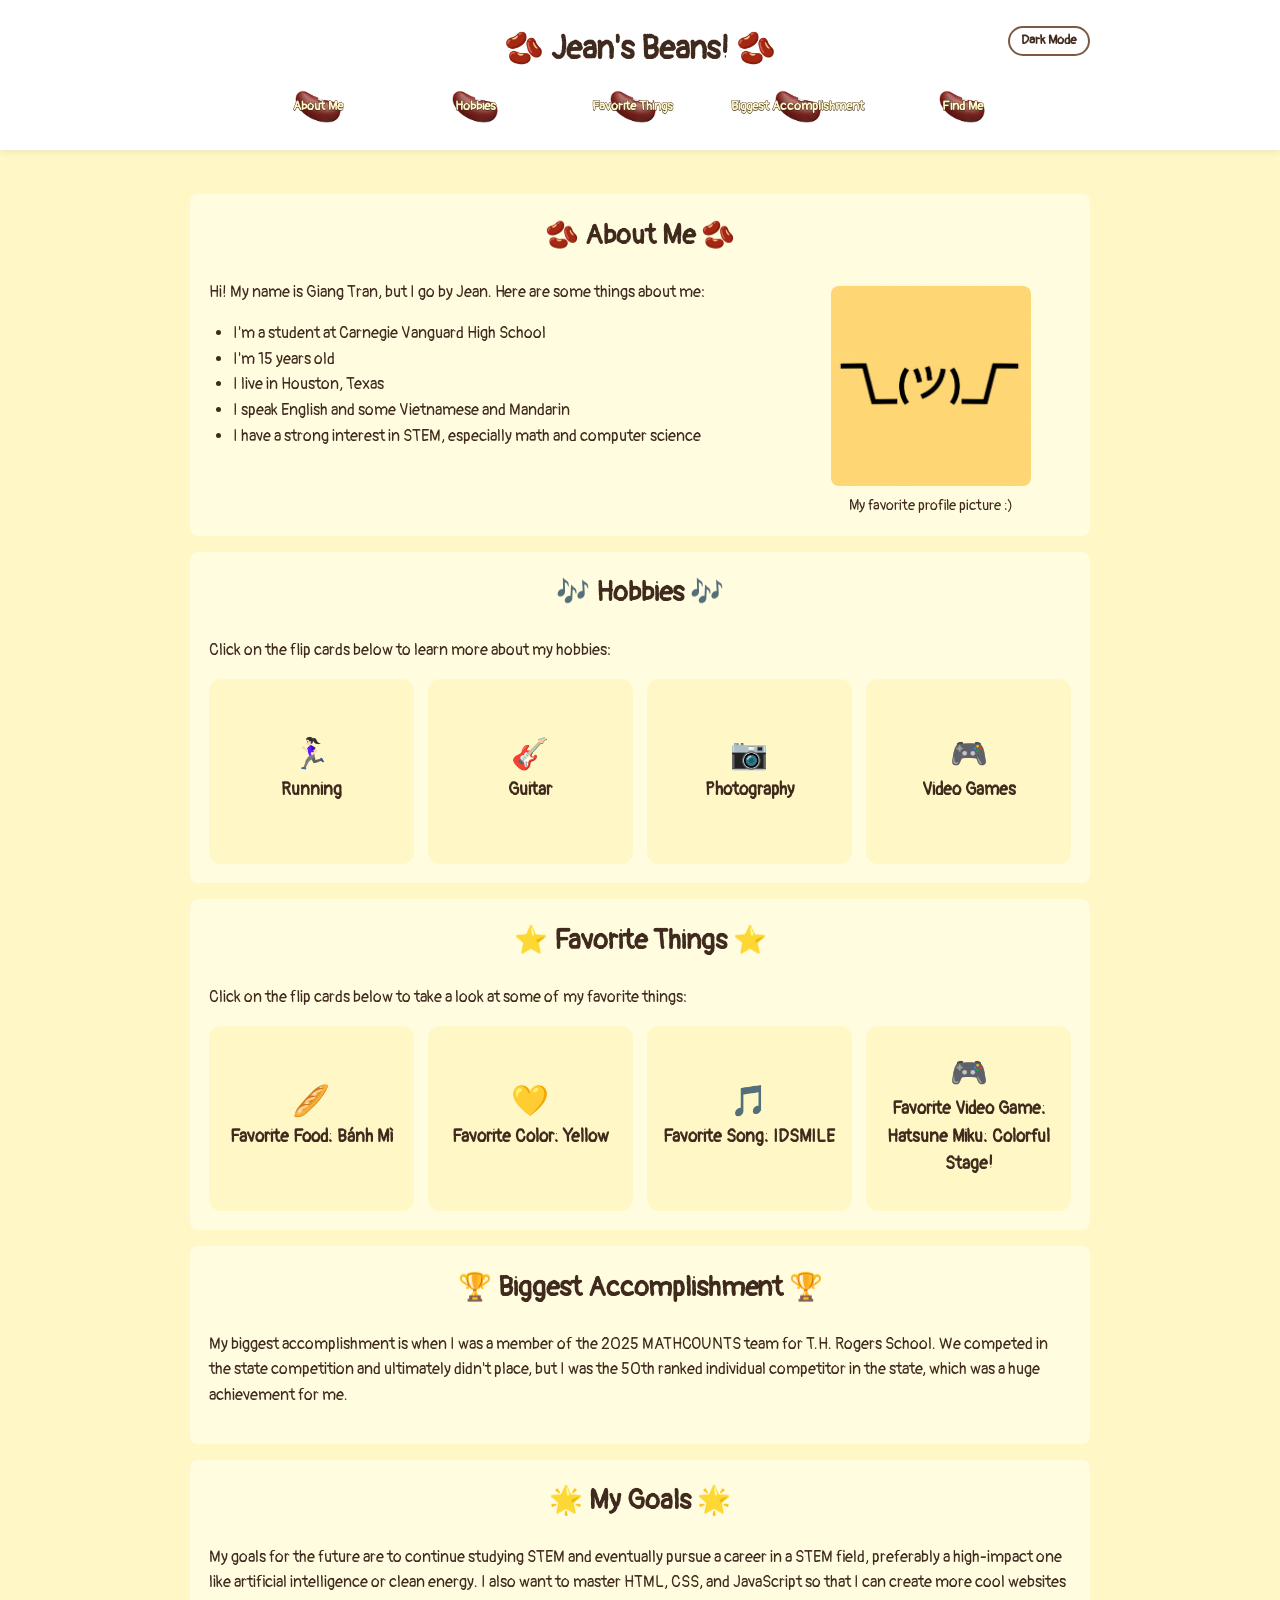
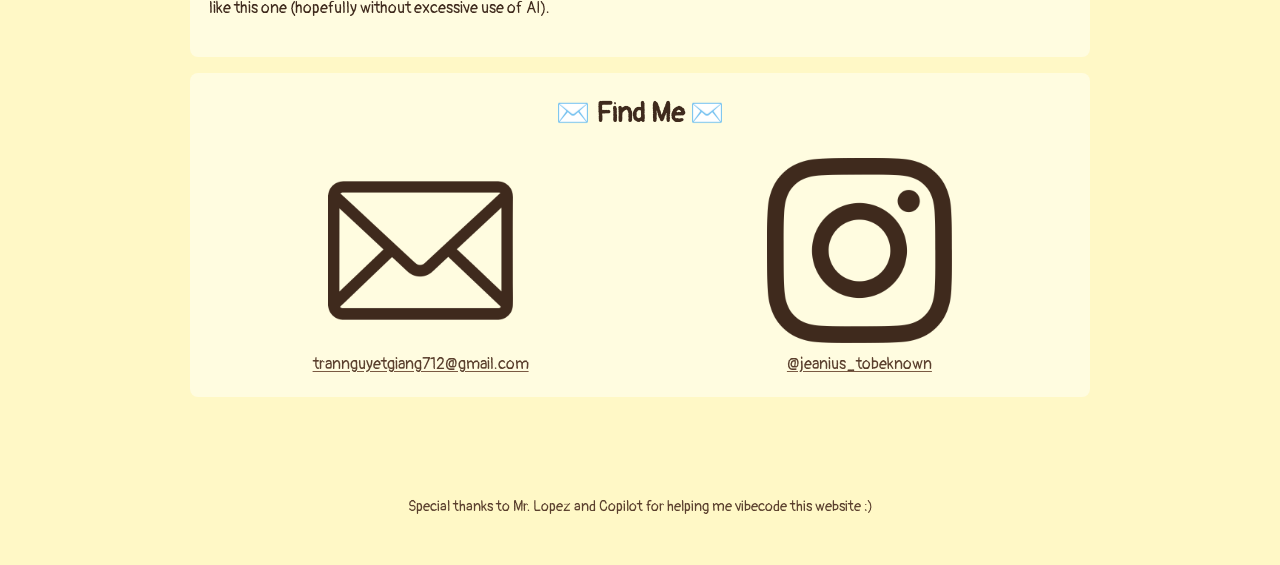
<file: index.html>
<!DOCTYPE html>
<html lang="en">
<head>
  <meta charset="UTF-8" />
  <meta name="viewport" content="width=device-width, initial-scale=1.0" />
  <title>Jean's Beans!</title>
  <link rel="stylesheet" href="style.css?v=20260616a" />
</head>
<body>
  <header>
    <div class="header-inner">
      <h1>🫘 Jean's Beans! 🫘</h1>
      <button id="theme-toggle" class="theme-toggle" type="button" aria-pressed="false" aria-label="Switch to dark mode">
        Dark Mode
      </button>
      <nav>
        <a href="#about-me">About Me</a>
        <a href="#hobbies">Hobbies</a>
        <a href="#favorite-things">Favorite Things</a>
        <a href="#biggest-accomplishment">Biggest Accomplishment</a>
        <a href="#find-me">Find Me</a>
      </nav>
    </div>
  </header>

  <section class="top-player" id="favorite-songs-player" aria-label="Jean's favorite songs player">
    <div class="top-player-inner">
      <div id="spotify-player-container" class="spotify-player-container"></div>
    </div>
  </section>

  <main>
    <section class="card" id="about-me">
      <h2>🫘 About Me 🫘</h2>
      <p>Hi! My name is Giang Tran, but I go by Jean. Here are some things about me:</p>
      <div class="about-content">
        <ul>
          <li>I'm a student at Carnegie Vanguard High School</li>
          <li>I'm 15 years old</li>
          <li>I live in Houston, Texas</li>
          <li>I speak English and some Vietnamese and Mandarin</li>
          <li>I have a strong interest in STEM, especially math and computer science</li>
        </ul>
        <figure class="profile-figure">
          <img src="IMG_0001.jpeg" alt="My favorite profile picture" />
          <figcaption>My favorite profile picture :)</figcaption>
        </figure>
      </div>
    </section>

    <section class="card" id="hobbies">
      <h2>🎶 Hobbies 🎶</h2>
      <p>Click on the flip cards below to learn more about my hobbies:</p>
      <div class="hobby-grid">
        <div class="flip-card" tabindex="0" aria-label="Running hobby card" data-caption="This is me running at a cross country meet last season.">
          <div class="flip-card-inner">
            <div class="flip-card-front">
              <div class="favorite-front-content">
                <span class="favorite-front-emoji">🏃🏻‍♀️</span>
                <span class="favorite-front-label">Running</span>
              </div>
            </div>
            <div class="flip-card-back">
              <img src="running.jpeg" alt="Running" />
            </div>
          </div>
        </div>

        <div class="flip-card" tabindex="0" aria-label="Guitar hobby card" data-caption="I often play guitar at concerts for the Segundo Barrio Children's Chorus.">
          <div class="flip-card-inner">
            <div class="flip-card-front">
              <div class="favorite-front-content">
                <span class="favorite-front-emoji">🎸</span>
                <span class="favorite-front-label">Guitar</span>
              </div>
            </div>
            <div class="flip-card-back">
              <img src="IMG_0088.jpeg" alt="Guitar" />
            </div>
          </div>
        </div>

        <div class="flip-card" tabindex="0" aria-label="Photography hobby card" data-caption="I took this photo at Olympic National Park in Washington last year.">
          <div class="flip-card-inner">
            <div class="flip-card-front">
              <div class="favorite-front-content">
                <span class="favorite-front-emoji">📷</span>
                <span class="favorite-front-label">Photography</span>
              </div>
            </div>
            <div class="flip-card-back">
              <img src="IMG_0987.jpeg" alt="Photography" />
            </div>
          </div>
        </div>

        <div class="flip-card" tabindex="0" aria-label="Video Games hobby card" data-caption="This is the collection of games I have installed on my phone right now.">
          <div class="flip-card-inner">
            <div class="flip-card-front">
              <div class="favorite-front-content">
                <span class="favorite-front-emoji">🎮</span>
                <span class="favorite-front-label">Video Games</span>
              </div>
            </div>
            <div class="flip-card-back">
              <img src="IMG_1795.jpeg" alt="Video Games" />
            </div>
          </div>
        </div>
      </div>
    </section>

    <section class="card" id="favorite-things">
      <h2>⭐️ Favorite Things ⭐️</h2>
      <p>Click on the flip cards below to take a look at some of my favorite things:</p>
      <div class="hobby-grid">
        <div class="flip-card" tabindex="0" aria-label="Favorite food card" data-caption="This is the bánh mì at Don's Cafe, my favorite bánh mì place in Houston.">
          <div class="flip-card-inner">
            <div class="flip-card-front">
              <div class="favorite-front-content">
                <span class="favorite-front-emoji">🥖</span>
                <span class="favorite-front-label">Favorite Food: Bánh Mì</span>
              </div>
            </div>
            <div class="flip-card-back">
              <img src="banhmi.jpeg" alt="Favorite Food: Banh Mi" />
            </div>
          </div>
        </div>

        <div class="flip-card" tabindex="0" aria-label="Favorite color card" data-caption="If you can't tell based on how yellow my laptop setup is in this video, I really like the color yellow.">
          <div class="flip-card-inner">
            <div class="flip-card-front">
              <div class="favorite-front-content">
                <span class="favorite-front-emoji">💛</span>
                <span class="favorite-front-label">Favorite Color: Yellow</span>
              </div>
            </div>
            <div class="flip-card-back">
              <video class="favorite-color-video" autoplay muted loop playsinline preload="auto" aria-label="Yellow laptop video">
                <source src="YellowLaptop.mp4?v=2" type="video/mp4" />
                Your browser does not support the video tag.
              </video>
            </div>
          </div>
        </div>

        <div class="flip-card" tabindex="0" aria-label="Favorite song card" data-caption="This is my favorite song, IDSMILE by Toa. It is featured in Hatsune Miku: Colorful Stage! (my favorite video game).">
          <div class="flip-card-inner">
            <div class="flip-card-front">
              <div class="favorite-front-content">
                <span class="favorite-front-emoji">🎵</span>
                <span class="favorite-front-label">Favorite Song: IDSMILE</span>
              </div>
            </div>
            <div class="flip-card-back">
              <img src="Fav Song on Spotify.png" alt="Favorite Song: IDSMILE" />
            </div>
          </div>
        </div>

        <div class="flip-card" tabindex="0" aria-label="Favorite video game card" data-caption="A rhythm game focused on Vocaloid (vocal synthesizer software that is often portrayed with anime personas). It's a lot of fun when I can really focus on it.">
          <div class="flip-card-inner">
            <div class="flip-card-front">
              <div class="favorite-front-content">
                <span class="favorite-front-emoji">🎮</span>
                <span class="favorite-front-label">Favorite Video Game: Hatsune Miku: Colorful Stage!</span>
              </div>
            </div>
            <div class="flip-card-back">
              <img src="IMG_1807.jpeg" alt="Favorite Video Game: Hatsune Miku: Colorful Stage!" />
            </div>
          </div>
        </div>
      </div>
    </section>

    <section class="card" id="biggest-accomplishment">
      <h2>🏆 Biggest Accomplishment 🏆</h2>
      <p>
        My biggest accomplishment is when I was a member of the 2025 MATHCOUNTS team for T.H. Rogers School.
        We competed in the state competition and ultimately didn't place, but I was the 50th ranked individual
        competitor in the state, which was a huge achievement for me.
      </p>
    </section>

    <section class="card" id="my-goals">
      <h2>🌟 My Goals 🌟</h2>
      <p>
        My goals for the future are to continue studying STEM and eventually pursue a career in a STEM field,
        preferably a high-impact one like artificial intelligence or clean energy. I also want to master HTML,
        CSS, and JavaScript so that I can create more cool websites like this one (hopefully without excessive use of AI).
      </p>
    </section>

    <section class="card" id="find-me">
      <h2>✉️ Find Me ✉️</h2>
      <div class="find-me-grid">
        <div class="find-me-item">
          <img src="EMSI Site Find Me 1.png" alt="Email contact" data-light-src="EMSI Site Find Me 1.png" data-dark-src="EMSI Site Find Me 3.png" />
          <p><a href="mailto:trannguyetgiang712@gmail.com">trannguyetgiang712@gmail.com</a></p>
        </div>
        <div class="find-me-item">
          <img src="EMSI Site Find Me.png" alt="Instagram contact" data-light-src="EMSI Site Find Me.png" data-dark-src="EMSI Site Find Me 2.png" />
          <p><a href="https://www.instagram.com/jeanius_tobeknown/" target="_blank" rel="noopener noreferrer">@jeanius_tobeknown</a></p>
        </div>
      </div>
    </section>
  </main>

  <footer>
    <p>Special thanks to Mr. Lopez and Copilot for helping me vibecode this website :)</p>
  </footer>

  <div class="lightbox" id="flipcard-lightbox" hidden>
    <div class="lightbox-content" role="dialog" aria-modal="true" aria-label="Expanded flip card media">
      <button class="lightbox-nav lightbox-nav-prev" id="lightbox-prev" type="button" aria-label="Show previous flip card media">&#10094;</button>
      <button class="lightbox-nav lightbox-nav-next" id="lightbox-next" type="button" aria-label="Show next flip card media">&#10095;</button>
      <button class="lightbox-close" id="lightbox-close" type="button" aria-label="Close expanded media">x</button>
      <div class="lightbox-media" id="lightbox-media"></div>
      <div class="lightbox-caption" id="lightbox-caption"></div>
    </div>
  </div>

  <script src="https://open.spotify.com/embed/iframe-api/v1" async></script>
  <script>
    (function () {
      const themeToggleButton = document.getElementById("theme-toggle");
      if (!themeToggleButton) return;

      const themeStorageKey = "jeans-beans-theme";

      const applyTheme = function (theme) {
        const isDarkMode = theme === "dark";
        document.body.classList.toggle("dark-mode", isDarkMode);
        themeToggleButton.textContent = isDarkMode ? "Light Mode" : "Dark Mode";
        themeToggleButton.setAttribute("aria-pressed", String(isDarkMode));
        themeToggleButton.setAttribute("aria-label", isDarkMode ? "Switch to light mode" : "Switch to dark mode");
        
        // Swap Find Me section images based on theme
        const findMeImages = document.querySelectorAll("#find-me img[data-light-src]");
        findMeImages.forEach(function (img) {
          const lightSrc = img.getAttribute("data-light-src");
          const darkSrc = img.getAttribute("data-dark-src");
          img.src = isDarkMode ? darkSrc : lightSrc;
        });
      };

      let initialTheme = null;
      try {
        initialTheme = window.localStorage.getItem(themeStorageKey);
      } catch (error) {
        initialTheme = null;
      }

      if (initialTheme !== "light" && initialTheme !== "dark") {
        initialTheme = "light";
      }

      applyTheme(initialTheme);

      themeToggleButton.addEventListener("click", function () {
        const nextTheme = document.body.classList.contains("dark-mode") ? "light" : "dark";
        applyTheme(nextTheme);
        try {
          window.localStorage.setItem(themeStorageKey, nextTheme);
        } catch (error) {
          // Ignore storage errors in restrictive browser contexts.
        }
      });
    })();

    (function () {
      const header = document.querySelector("header");
      if (!header) return;

      const updateAnchorOffset = function () {
        const offset = Math.ceil(header.getBoundingClientRect().height + 12);
        document.documentElement.style.setProperty("--anchor-offset", offset + "px");
      };

      updateAnchorOffset();
      window.addEventListener("resize", updateAnchorOffset);
      window.addEventListener("load", updateAnchorOffset);
    })();

    (function () {
      const navLinks = document.querySelectorAll("nav a");
      if (!navLinks.length) return;

      let hoverTimer = null;
      let hoveredLink = null;
      let isBeanRainActive = false;

      const clearHoverTimer = function () {
        if (hoverTimer) {
          clearTimeout(hoverTimer);
          hoverTimer = null;
        }
      };

      const launchBeanRain = function () {
        if (isBeanRainActive) return;
        isBeanRainActive = true;

        const rainLayer = document.createElement("div");
        rainLayer.className = "bean-rain-layer";

        const beanCount = Math.min(72, Math.max(36, Math.floor(window.innerWidth / 24)));
        for (let i = 0; i < beanCount; i += 1) {
          const bean = document.createElement("span");
          bean.className = "bean-drop";
          bean.textContent = "🫘";
          bean.style.left = Math.random() * 100 + "vw";
          bean.style.fontSize = (0.9 + Math.random() * 1.2).toFixed(2) + "rem";
          bean.style.opacity = "1";
          bean.style.animationDuration = (2.8 + Math.random() * 2.2).toFixed(2) + "s";
          bean.style.animationDelay = (Math.random() * 1.4).toFixed(2) + "s";
          rainLayer.appendChild(bean);
        }

        document.body.appendChild(rainLayer);

        window.setTimeout(function () {
          rainLayer.remove();
          isBeanRainActive = false;
        }, 7200);
      };

      const startHoverCountdown = function (link) {
        clearHoverTimer();
        hoveredLink = link;
        hoverTimer = window.setTimeout(function () {
          if (hoveredLink === link) {
            launchBeanRain();
          }
        }, 5000);
      };

      const stopHoverCountdown = function (link) {
        if (hoveredLink === link) {
          hoveredLink = null;
          clearHoverTimer();
        }
      };

      navLinks.forEach(function (link) {
        link.addEventListener("pointerenter", function () {
          startHoverCountdown(link);
        });

        link.addEventListener("pointerleave", function () {
          stopHoverCountdown(link);
        });

        link.addEventListener("focusin", function () {
          startHoverCountdown(link);
        });

        link.addEventListener("focusout", function () {
          stopHoverCountdown(link);
        });
      });
    })();

    (function () {
      const favoriteColorVideo = document.querySelector(".favorite-color-video");
      const favoriteColorCard = document.querySelector('.flip-card[aria-label="Favorite color card"]');
      if (!favoriteColorVideo) return;

      favoriteColorVideo.load();

      const tryPlayFavoriteColorVideo = function () {
        const playPromise = favoriteColorVideo.play();
        if (playPromise && typeof playPromise.catch === "function") {
          playPromise.catch(function () {
            // Some browsers still gate playback until interaction.
          });
        }
      };

      window.addEventListener("pointerdown", tryPlayFavoriteColorVideo, { once: true });
      window.addEventListener("keydown", tryPlayFavoriteColorVideo, { once: true });

      if (favoriteColorCard) {
        favoriteColorCard.addEventListener("mouseenter", tryPlayFavoriteColorVideo);
        favoriteColorCard.addEventListener("focusin", tryPlayFavoriteColorVideo);
      }
    })();

    (function () {
      let spotifyController = null;
      const nowPlayingTitle = document.getElementById("now-playing-title");

      const setNowPlayingTitle = function (text) {
        if (nowPlayingTitle) nowPlayingTitle.textContent = text;
      };

      const requestPlaybackStart = function () {
        if (!spotifyController || typeof spotifyController.play !== "function") return;
        try {
          spotifyController.play();
        } catch (error) {
          // Browsers may block autoplay until a user interaction.
        }
      };

      window.addEventListener("click", requestPlaybackStart, { once: true });
      window.addEventListener("keydown", requestPlaybackStart, { once: true });

      window.onSpotifyIframeApiReady = function (IFrameAPI) {
        const container = document.getElementById("spotify-player-container");
        if (!container) return;

        const options = {
          uri: "spotify:playlist:4doWlWEAe8Z4f5QNNTWpLn",
          width: "100%",
          height: "152"
        };

        const callback = function (EmbedController) {
          spotifyController = EmbedController;
          requestPlaybackStart();

          EmbedController.addListener("playback_update", function (event) {
            const trackName = event && event.data && event.data.track && event.data.track.name;
            if (trackName) {
              setNowPlayingTitle(trackName);
            }
          });

          EmbedController.addListener("ready", function () {
            requestPlaybackStart();
          });
        };

        IFrameAPI.createController(container, options, callback);
      };
    })();

    (function () {
      const lightbox = document.getElementById("flipcard-lightbox");
      const closeButton = document.getElementById("lightbox-close");
      const prevButton = document.getElementById("lightbox-prev");
      const nextButton = document.getElementById("lightbox-next");
      const lightboxMedia = document.getElementById("lightbox-media");
      const flipCards = document.querySelectorAll(".flip-card");

      if (!lightbox || !closeButton || !prevButton || !nextButton || !lightboxMedia || !flipCards.length) return;

      let currentSectionCards = [];
      let currentCardIndex = -1;
      const lightboxCaption = document.getElementById("lightbox-caption");

      const updateNavButtons = function () {
        const hasMultiple = currentSectionCards.length > 1;
        prevButton.hidden = !hasMultiple;
        nextButton.hidden = !hasMultiple;
        prevButton.disabled = !hasMultiple;
        nextButton.disabled = !hasMultiple;
      };

      const getCardCaption = function (card) {
        const explicitCaption = card.getAttribute("data-caption");
        if (explicitCaption && explicitCaption.trim()) return explicitCaption.trim();

        const frontLabel = card.querySelector(".favorite-front-label");
        if (frontLabel && frontLabel.textContent.trim()) return frontLabel.textContent.trim();

        const backImage = card.querySelector(".flip-card-back img");
        if (backImage) {
          const alt = backImage.getAttribute("alt");
          if (alt && alt.trim()) return alt.trim();
        }

        return "";
      };

      const setLightboxCaption = function (text) {
        lightboxCaption.textContent = text || "";
      };

      const closeLightbox = function () {
        const activeVideo = lightboxMedia.querySelector("video");
        if (activeVideo) {
          activeVideo.pause();
          activeVideo.removeAttribute("src");
        }
        lightboxMedia.innerHTML = "";
        setLightboxCaption("");
        lightbox.hidden = true;
        document.body.style.overflow = "";
        currentSectionCards = [];
        currentCardIndex = -1;
        updateNavButtons();
      };

      const openImage = function (src, altText) {
        if (!src) return;
        const normalizedSrc = (src || "").trim();
        const resolvedSrc = normalizedSrc ? new URL(normalizedSrc, window.location.href).href : "";
        lightboxMedia.innerHTML = "";
        const image = document.createElement("img");
        image.alt = altText || "Expanded flip card image";
        image.src = resolvedSrc;
        lightboxMedia.appendChild(image);
        const currentCard = currentSectionCards[currentCardIndex];
        const caption = currentCard ? getCardCaption(currentCard) : "";
        setLightboxCaption(caption);
        lightbox.hidden = false;
        document.body.style.overflow = "hidden";
        updateNavButtons();
      };

      const openVideo = function (src) {
        if (!src) return;
        lightboxMedia.innerHTML = "";
        const video = document.createElement("video");
        video.controls = true;
        video.loop = true;
        video.playsInline = true;
        video.src = src;
        lightboxMedia.appendChild(video);
        const currentCard = currentSectionCards[currentCardIndex];
        const caption = currentCard ? getCardCaption(currentCard) : "";
        setLightboxCaption(caption);
        lightbox.hidden = false;
        document.body.style.overflow = "hidden";
        const playPromise = video.play();
        if (playPromise && typeof playPromise.catch === "function") {
          playPromise.catch(function () {
            // Playback may require user interaction in some browsers.
          });
        }
        updateNavButtons();
      };

      const getCardMedia = function (card) {
        const backImage = card.querySelector(".flip-card-back img");
        if (backImage) {
          const rawSrc = backImage.getAttribute("src") || backImage.currentSrc || backImage.src;
          const imageSrc = rawSrc ? new URL(rawSrc, window.location.href).href : "";
          if (imageSrc) {
            return {
              type: "image",
              src: imageSrc,
              alt: backImage.getAttribute("alt")
            };
          }
        }

        const fallbackImage = card.querySelector("img");
        if (fallbackImage && fallbackImage.getAttribute("src")) {
          return {
            type: "image",
            src: fallbackImage.getAttribute("src"),
            alt: fallbackImage.getAttribute("alt")
          };
        }

        const backVideo = card.querySelector(".flip-card-back video");
        if (backVideo) {
          const source = backVideo.querySelector("source");
          const videoSrc = (source && source.getAttribute("src")) || backVideo.getAttribute("src");
          if (videoSrc) {
            return {
              type: "video",
              src: videoSrc
            };
          }
        }

        return null;
      };

      const openCurrentCard = function () {
        const currentCard = currentSectionCards[currentCardIndex];
        if (!currentCard) return;
        const media = getCardMedia(currentCard);
        if (!media) return;
        if (media.type === "image") {
          openImage(media.src, media.alt);
          return;
        }
        openVideo(media.src);
      };

      const navigateCards = function (direction) {
        if (currentSectionCards.length <= 1) return;
        const count = currentSectionCards.length;
        const nextIndex = (currentCardIndex + direction + count) % count;
        currentCardIndex = nextIndex;
        openCurrentCard();
      };

      const openFromCard = function (card) {
        const section = card.closest("section");
        if (!section) return;
        currentSectionCards = Array.from(section.querySelectorAll(".flip-card"));
        currentCardIndex = currentSectionCards.indexOf(card);
        if (currentCardIndex < 0) return;
        openCurrentCard();
      };

      flipCards.forEach(function (card) {
        card.addEventListener("click", function () {
          openFromCard(card);
        });

        card.addEventListener("keydown", function (event) {
          if (event.key === "Enter" || event.key === " ") {
            event.preventDefault();
            openFromCard(card);
          }
        });
      });

      closeButton.addEventListener("click", closeLightbox);
      prevButton.addEventListener("click", function () {
        navigateCards(-1);
      });
      nextButton.addEventListener("click", function () {
        navigateCards(1);
      });

      lightbox.addEventListener("click", function (event) {
        if (event.target === lightbox) closeLightbox();
      });

      document.addEventListener("keydown", function (event) {
        if (lightbox.hidden) return;
        if (event.key === "Escape") {
          closeLightbox();
          return;
        }
        if (event.key === "ArrowLeft") {
          navigateCards(-1);
          return;
        }
        if (event.key === "ArrowRight") {
          navigateCards(1);
        }
      });

      updateNavButtons();
    })();
  </script>
</body>
</html>
</file>
<file: style.css>
@import url("https://fonts.googleapis.com/css2?family=Pangolin&display=swap");

html {
  scroll-behavior: smooth;
  scroll-padding-top: var(--anchor-offset, 0px);
}

body {
  margin: 0;
  font-family: "Pangolin", "Comic Sans MS", cursive;
  background-color: #fff8c6;
  color: #3f2a1d;
  line-height: 1.6;
}

.top-player {
  background: #fff8c6;
  border-bottom: none;
  padding: 0.85rem 1rem 0.95rem;
}

.top-player-inner {
  max-width: 900px;
  margin: 0 auto;
}

.top-player-title {
  margin: 0;
  font-size: 1.35rem;
  text-align: left;
}

.now-playing {
  margin: 0.3rem 0 0.65rem;
  font-size: 0.92rem;
  color: #5a3f2d;
}

#now-playing-title {
  font-weight: 700;
}

.spotify-player-container iframe {
  display: block;
  width: 100%;
  border: 0;
  border-radius: 12px;
}

section[id] {
  scroll-margin-top: var(--anchor-offset, 0px);
}

header {
  background-color: #ffffff;
  padding: 1.5rem 1rem;
  box-shadow: 0 2px 8px rgba(0, 0, 0, 0.08);
  position: sticky;
  top: 0;
  z-index: 100;
}

.header-inner {
  position: relative;
  max-width: 900px;
  margin: 0 auto;
}

h1 {
  margin: 0;
  font-size: 2rem;
  text-align: center;
}

.theme-toggle {
  position: absolute;
  top: 0.15rem;
  right: 0;
  border: 2px solid #7a5a43;
  background: #ffffff;
  color: #3f2a1d;
  border-radius: 999px;
  font-family: inherit;
  font-size: 0.82rem;
  font-weight: 700;
  padding: 0.38rem 0.72rem;
  cursor: pointer;
  line-height: 1;
}

.theme-toggle:hover,
.theme-toggle:focus-visible {
  background: #fff8c6;
  outline: 2px solid #7a5a43;
  outline-offset: 2px;
}

nav {
  margin-top: 0.75rem;
  display: flex;
  flex-wrap: nowrap;
  gap: 0.65rem;
  justify-content: center;
  overflow-x: auto;
}

nav a {
  text-decoration: none;
  color: #fff8c6;
  background-color: transparent;
  background-image: url("BEAN.png");
  background-position: center;
  background-repeat: no-repeat;
  background-size: auto 120%;
  border: none;
  padding: 0 0.9rem;
  border-radius: 0;
  font-size: 0.8rem;
  font-weight: 700;
  white-space: nowrap;
  -webkit-text-stroke: 0.8px #3f2a1d;
  paint-order: stroke fill;
  text-shadow: 0 1px 0 rgba(63, 42, 29, 0.45);
  display: inline-flex;
  align-items: center;
  justify-content: center;
  min-width: 7.4rem;
  min-height: 2.4rem;
  overflow: hidden;
  position: relative;
  isolation: isolate;
  z-index: 0;
  transition: transform 0.15s ease, filter 0.15s ease;
}

nav a:hover,
nav a.active {
  color: #fff8c6;
  transform: translateY(-1px) scale(1.01);
  filter: brightness(1.06);
}

.bean-rain-layer {
  position: fixed;
  inset: 0;
  pointer-events: none;
  overflow: hidden;
  z-index: 1400;
}

.bean-drop {
  position: absolute;
  top: -3rem;
  font-family: "Apple Color Emoji", "Segoe UI Emoji", "Noto Color Emoji", sans-serif;
  animation-name: bean-fall;
  animation-timing-function: linear;
  animation-iteration-count: 1;
  will-change: transform;
}

@keyframes bean-fall {
  0% {
    transform: translate3d(0, -10vh, 0) rotate(0deg);
  }

  100% {
    transform: translate3d(0, 120vh, 0) rotate(360deg);
  }
}

a:not(nav a) {
  color: #5a3f2d;
  text-decoration-color: #7a5a43;
  text-underline-offset: 0.12em;
}

a:not(nav a):visited {
  color: #6a4a33;
}

a:not(nav a):hover,
a:not(nav a):focus-visible {
  color: #3f2a1d;
  text-decoration-color: #3f2a1d;
}

main {
  max-width: 900px;
  margin: 2rem auto;
  padding: 0 1rem 2rem;
}

.top-player + main {
  margin-top: 1rem;
}

main .card + .card {
  margin-top: 1rem;
}

h2 {
  margin-top: 0;
  font-size: 1.7rem;
  text-align: center;
}

.card {
  background: rgba(255, 255, 255, 0.45);
  border: none;
  border-radius: 8px;
  padding: 1.2rem;
}

.hobby-grid {
  margin-top: 0.8rem;
  display: grid;
  grid-template-columns: repeat(auto-fit, minmax(170px, 1fr));
  gap: 0.9rem;
}

.flip-card {
  perspective: 1000px;
  height: 185px;
  outline: none;
}

.flip-card-inner {
  position: relative;
  width: 100%;
  height: 100%;
  transition: transform 0.55s;
  transform-style: preserve-3d;
}

.flip-card:hover .flip-card-inner,
.flip-card:focus .flip-card-inner,
.flip-card:focus-within .flip-card-inner {
  transform: rotateY(180deg);
}

.flip-card-front,
.flip-card-back {
  position: absolute;
  inset: 0;
  -webkit-backface-visibility: hidden;
  backface-visibility: hidden;
  border-radius: 12px;
  overflow: hidden;
}

.flip-card-front {
  display: flex;
  align-items: center;
  justify-content: center;
  text-align: center;
  padding: 0.8rem;
  font-size: 1.08rem;
  font-weight: 700;
  color: #3f2a1d;
  border: none;
  background: #fff8c6;
}

.flip-card-back {
  transform: rotateY(180deg);
  background-color: #fff8c6;
}

.favorite-card-text {
  width: 100%;
  height: 100%;
  display: flex;
  align-items: center;
  justify-content: center;
  text-align: center;
  padding: 0.8rem;
  font-size: 1.08rem;
  font-weight: 700;
  color: #3f2a1d;
}

.favorite-front-emoji {
  display: block;
  font-size: 1.9rem;
  line-height: 1;
  margin-bottom: 0.35rem;
}

.favorite-front-label {
  display: block;
}

.favorite-front-content {
  display: flex;
  flex-direction: column;
  align-items: center;
  justify-content: center;
}

.flip-card-back img {
  width: 100%;
  height: 100%;
  object-fit: cover;
  display: block;
}

.flip-card-back video {
  width: 100%;
  height: 100%;
  object-fit: cover;
  display: block;
}

.lightbox {
  position: fixed;
  inset: 0;
  background: rgba(20, 12, 6, 0.8);
  z-index: 1000;
  display: grid;
  place-items: center;
  padding: 1rem;
}

.lightbox[hidden] {
  display: none;
}

.lightbox-content {
  position: relative;
  width: 100%;
  height: 100%;
  box-sizing: border-box;
  padding: 3.25rem 1rem 1rem;
  display: grid;
  grid-template-rows: minmax(0, 1fr) auto;
  gap: 0.75rem;
}

.lightbox-media {
  width: 100%;
  height: 100%;
  min-height: 0;
  display: grid;
  place-items: center;
}

.lightbox-nav {
  position: absolute;
  top: 50%;
  transform: translateY(-50%);
  width: 2.4rem;
  height: 2.4rem;
  border: none;
  border-radius: 999px;
  background: rgba(255, 255, 255, 0.95);
  color: #3f2a1d;
  font-size: 1.35rem;
  font-weight: 700;
  line-height: 1;
  cursor: pointer;
  z-index: 2;
}

.lightbox-nav-prev {
  left: 0.5rem;
}

.lightbox-nav-next {
  right: 0.5rem;
}

.lightbox-nav:hover,
.lightbox-nav:focus-visible {
  background: #ffffff;
  outline: 2px solid #7a5a43;
  outline-offset: 2px;
}

.lightbox-nav:disabled {
  opacity: 0.4;
  cursor: not-allowed;
}

.lightbox-close {
  position: absolute;
  top: 0.5rem;
  right: 0.5rem;
  width: 2.2rem;
  height: 2.2rem;
  border: none;
  border-radius: 999px;
  background: rgba(255, 255, 255, 0.95);
  color: #3f2a1d;
  font-size: 1.35rem;
  font-weight: 700;
  line-height: 1;
  cursor: pointer;
}

.lightbox-close:hover,
.lightbox-close:focus-visible {
  background: #ffffff;
  outline: 2px solid #7a5a43;
  outline-offset: 2px;
}

.lightbox-media img,
.lightbox-media video {
  max-width: min(96vw, 1400px);
  max-height: calc(100vh - 9.5rem);
  width: auto;
  height: auto;
  object-fit: contain;
  border-radius: 12px;
  box-shadow: 0 12px 30px rgba(0, 0, 0, 0.35);
}

.lightbox-media img {
  background: transparent;
}

.lightbox-media video {
  background: #111;
}

@media (max-width: 640px) {
  .lightbox {
    padding: 0.5rem;
  }

  .lightbox-content {
    max-width: 100%;
    padding: 3.25rem 0.25rem 0.5rem;
  }

  .lightbox-nav {
    width: 2.1rem;
    height: 2.1rem;
    font-size: 1.2rem;
  }

  .lightbox-media img,
  .lightbox-media video {
    max-width: 100%;
    max-height: calc(100vh - 8.25rem);
  }

  .lightbox-caption {
    max-width: 100%;
    padding: 0 0.25rem;
    box-sizing: border-box;
  }
}

.lightbox-caption {
  min-height: 1.5em;
  text-align: center;
  font-size: 1.1rem;
  font-weight: 600;
  color: #fff8c6;
  text-shadow: 0 1px 2px rgba(0, 0, 0, 0.55);
  max-width: min(96vw, 1100px);
  margin: 0 auto;
  word-wrap: break-word;
}

.find-me-grid {
  margin-top: 0.8rem;
  display: grid;
  grid-template-columns: repeat(2, minmax(0, 1fr));
  gap: 1rem;
}

.find-me-item {
  text-align: center;
}

.find-me-item img {
  width: min(100%, 185px);
  height: 185px;
  object-fit: cover;
  display: block;
  margin: 0 auto;
  border-radius: 8px;
}

.find-me-item p {
  margin: 0.55rem 0 0;
  text-align: center;
}

@media (max-width: 640px) {
  .header-inner {
    display: flex;
    flex-direction: column;
    align-items: center;
  }

  h1 {
    font-size: 1.72rem;
  }

  .theme-toggle {
    position: static;
    font-size: 0.74rem;
    padding: 0.32rem 0.6rem;
    margin-top: 0.45rem;
  }

  nav {
    width: 100%;
    max-width: 100%;
    margin-top: 0.65rem;
  }

  .find-me-grid {
    grid-template-columns: 1fr;
  }
}

.about-content {
  display: grid;
  grid-template-columns: minmax(0, 1fr) minmax(220px, 280px);
  column-gap: 1.5rem;
  align-items: start;
}

.about-content ul {
  margin: 0;
  padding: 0;
  padding-left: 1.5rem;
}

.about-content li {
  margin: 0;
}

.profile-figure {
  margin: -2.2rem 0 0;
  padding: 0;
  justify-self: center;
  width: 100%;
  max-width: 200px;
}

.profile-figure img {
  width: 100%;
  height: auto;
  border-radius: 8px;
  display: block;
}

.profile-figure figcaption {
  margin-top: 0.5rem;
  font-size: 0.9rem;
  text-align: center;
}

@media (max-width: 640px) {
  .about-content {
    display: flex;
    flex-direction: column;
    align-items: center;
  }

  .profile-figure {
    margin-top: 0;
    max-width: 150px;
  }
}

footer {
  text-align: center;
  padding: 1.25rem 1rem 2rem;
  color: #5a3f2d;
  font-size: 0.9rem;
}

body.dark-mode {
  background-color: #3f2a1d;
  color: #fff8c6;
}

body.dark-mode header {
  background-color: #fff8c6;
  box-shadow: 0 2px 10px rgba(0, 0, 0, 0.35);
}

body.dark-mode header h1 {
  color: #3f2a1d;
}

body.dark-mode nav a,
body.dark-mode nav a:hover,
body.dark-mode nav a.active {
  color: #ffffff;
  -webkit-text-stroke: 1px #3f2a1d;
  text-shadow: none;
}

body.dark-mode .top-player {
  background: #3f2a1d;
}

body.dark-mode .card {
  background: rgba(90, 63, 45, 0.7);
}

body.dark-mode .flip-card-front,
body.dark-mode .flip-card-back {
  background: #5a3f2d;
  color: #fff8c6;
}

body.dark-mode .favorite-card-text,
body.dark-mode .profile-figure figcaption,
body.dark-mode .now-playing,
body.dark-mode footer {
  color: #fff8c6;
}

body.dark-mode a:not(nav a),
body.dark-mode a:not(nav a):visited {
  color: #fff8c6;
  text-decoration-color: #d6bd8b;
}

body.dark-mode a:not(nav a):hover,
body.dark-mode a:not(nav a):focus-visible {
  color: #ffffff;
  text-decoration-color: #fff8c6;
}

body.dark-mode .theme-toggle {
  background: #fff8c6;
  color: #3f2a1d;
  border-color: #7a5a43;
}

body.dark-mode .theme-toggle:hover,
body.dark-mode .theme-toggle:focus-visible {
  background: #ffffff;
  outline-color: #7a5a43;
}

body.dark-mode .lightbox {
  background: rgba(10, 6, 3, 0.9);
}

body.dark-mode .lightbox-nav,
body.dark-mode .lightbox-close {
  background: rgba(255, 248, 198, 0.95);
  color: #3f2a1d;
}

body.dark-mode .lightbox-nav:hover,
body.dark-mode .lightbox-nav:focus-visible,
body.dark-mode .lightbox-close:hover,
body.dark-mode .lightbox-close:focus-visible {
  background: #fff8c6;
  outline-color: #fff8c6;
}
</file>
